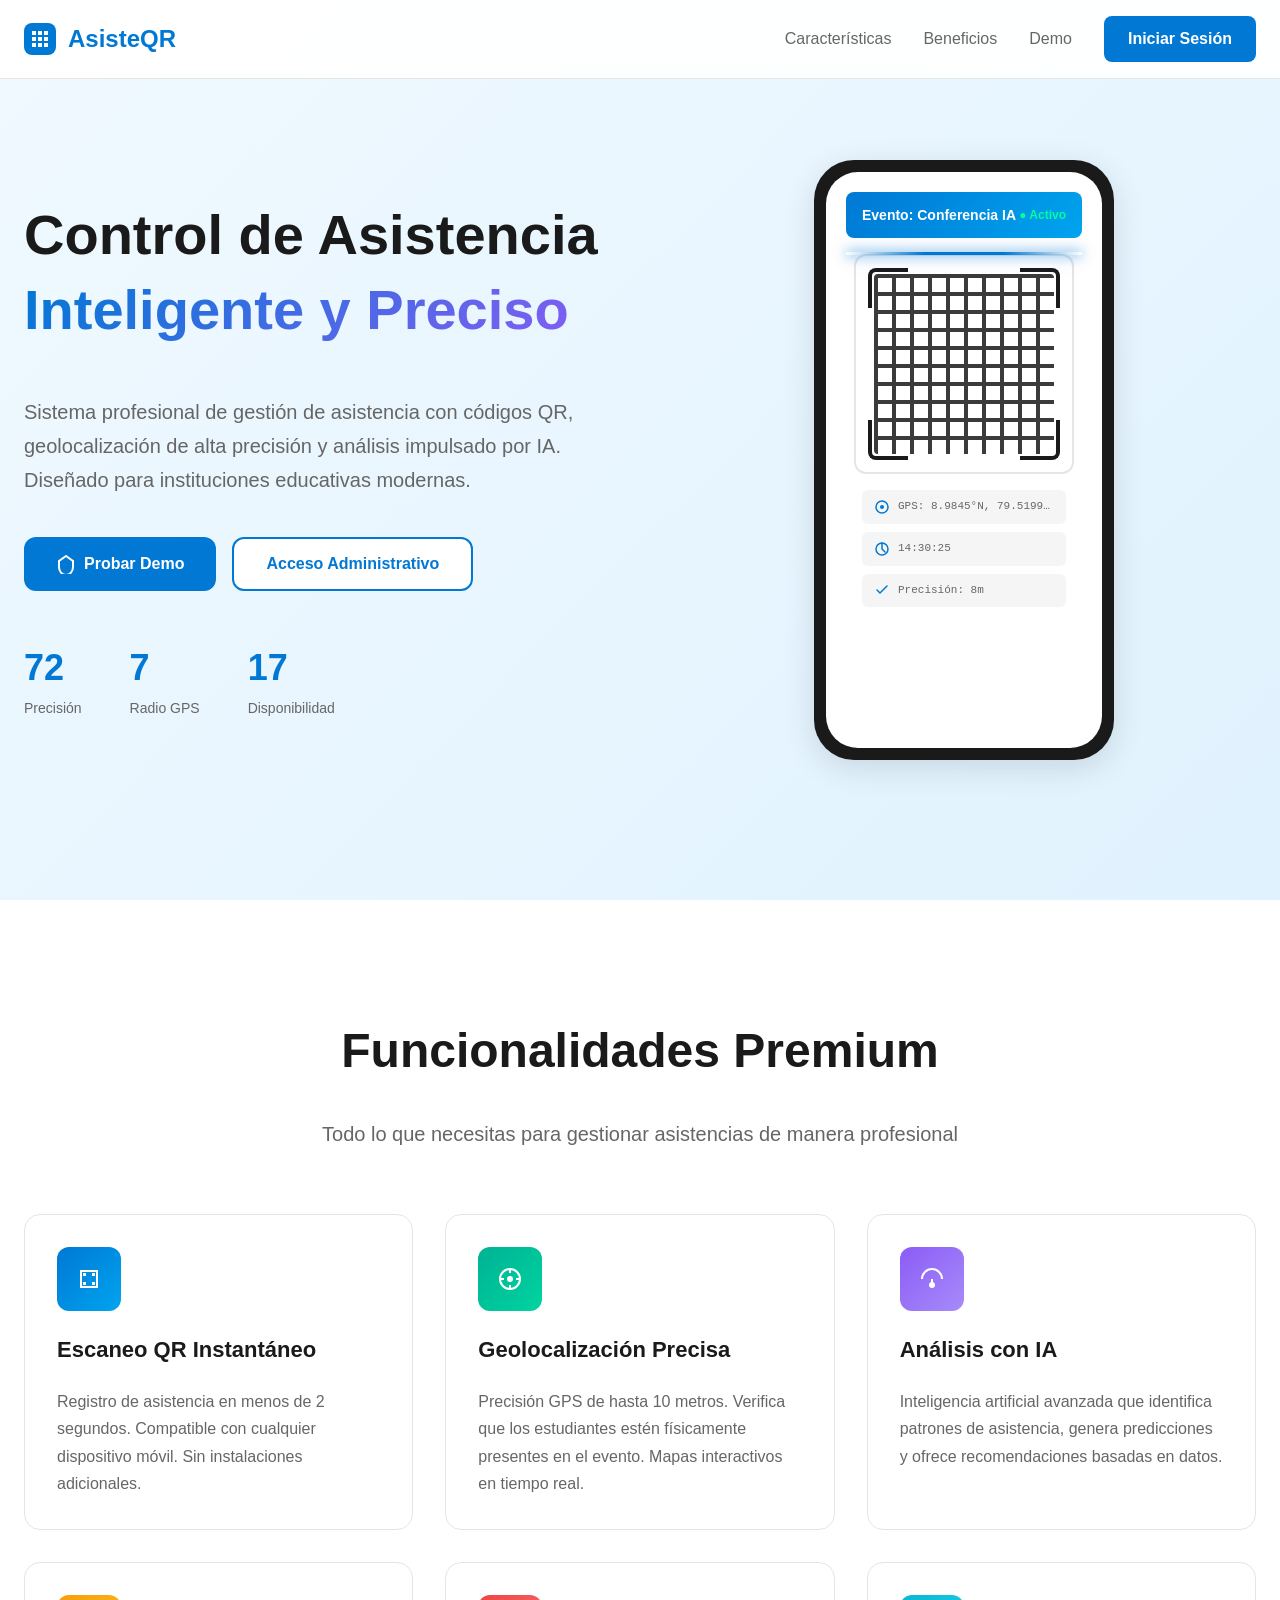
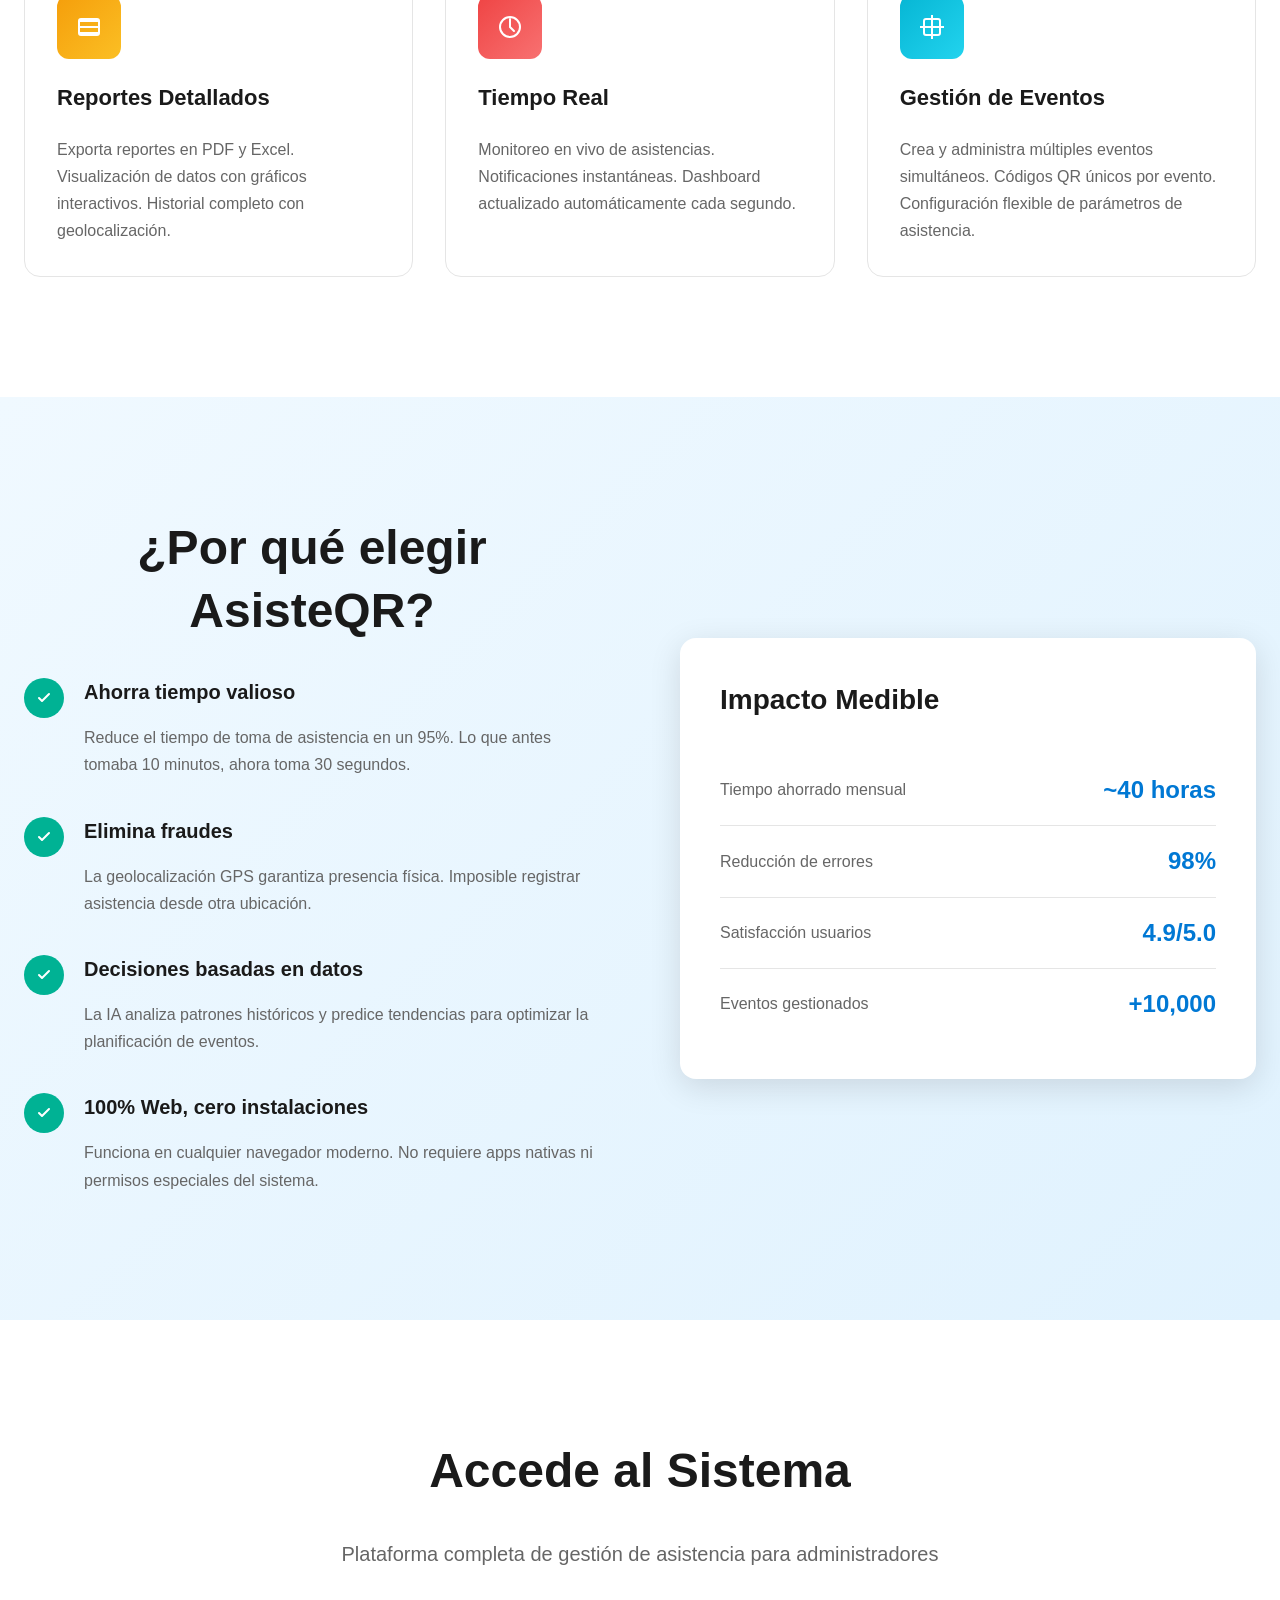
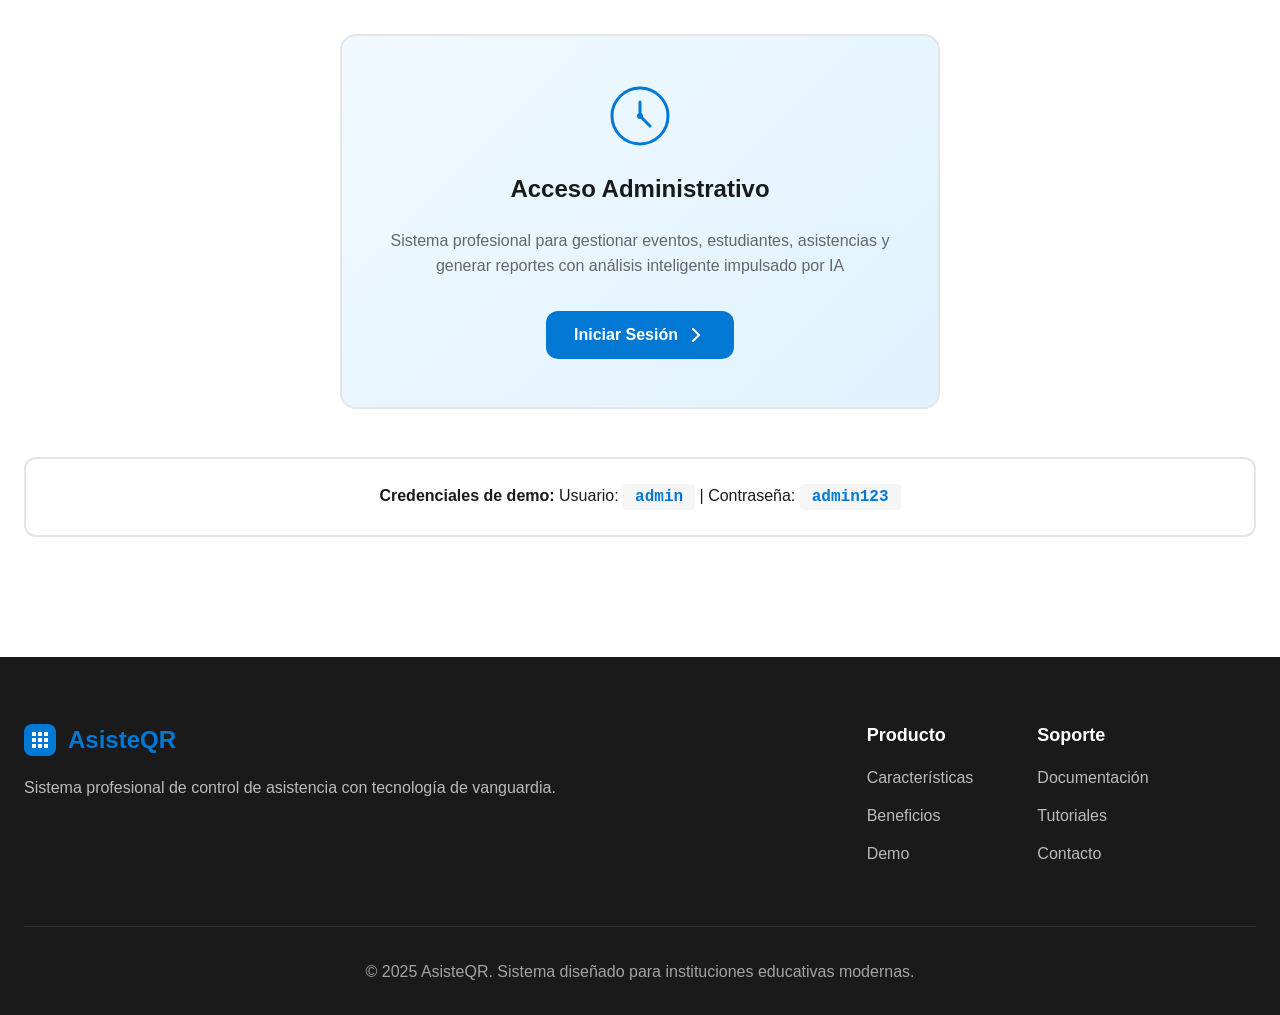
<file: index.html>
<!DOCTYPE html>
<html lang="es">
<head>
  <meta charset="UTF-8">
  <meta name="viewport" content="width=device-width, initial-scale=1.0">
  <title>AsisteQR - Sistema de Control de Asistencia Inteligente</title>
  <link rel="stylesheet" href="index.css">
</head>
<body>
  <div class="hero-section">
    <nav class="navbar">
      <div class="nav-content">
        <div class="logo">
          <svg width="32" height="32" viewBox="0 0 32 32" fill="none">
            <rect width="32" height="32" rx="8" fill="url(#gradient)"/>
            <path d="M8 8h4v4h-4zm6 0h4v4h-4zm6 0h4v4h-4zm-12 6h4v4h-4zm6 0h4v4h-4zm6 0h4v4h-4zm-12 6h4v4h-4zm6 0h4v4h-4zm6 0h4v4h-4z" fill="white"/>
            <defs>
              <linearGradient id="gradient" x1="0" y1="0" x2="32" y2="32">
                <stop offset="0%" stop-color="#0078D4"/>
                <stop offset="100%" stop-color="#00A4EF"/>
              </linearGradient>
            </defs>
          </svg>
          <span>AsisteQR</span>
        </div>
        <div class="nav-links">
          <a href="#features" class="nav-link">Características</a>
          <a href="#benefits" class="nav-link">Beneficios</a>
          <a href="#demo" class="nav-link">Demo</a>
          <a href="login.html" class="btn-login">Iniciar Sesión</a>
        </div>
      </div>
    </nav>

    <div class="hero-content">
      <div class="hero-text">
        <h1 class="hero-title">
          Control de Asistencia
          <span class="gradient-text">Inteligente y Preciso</span>
        </h1>
        <p class="hero-description">
          Sistema profesional de gestión de asistencia con códigos QR, 
          geolocalización de alta precisión y análisis impulsado por IA. 
          Diseñado para instituciones educativas modernas.
        </p>
        <div class="hero-buttons">
          <button class="btn-primary" onclick="location.href='#demo'">
            <svg width="20" height="20" viewBox="0 0 20 20" fill="none">
              <path d="M10 2L3 7v6c0 4.5 3 8 7 8s7-3.5 7-8V7l-7-5z" stroke="currentColor" stroke-width="2" fill="none"/>
            </svg>
            Probar Demo
          </button>
          <button class="btn-secondary" onclick="location.href='login.html'">
            Acceso Administrativo
          </button>
        </div>
        <div class="hero-stats">
          <div class="stat">
            <span class="stat-number">99.9%</span>
            <span class="stat-label">Precisión</span>
          </div>
          <div class="stat">
            <span class="stat-number">10m</span>
            <span class="stat-label">Radio GPS</span>
          </div>
          <div class="stat">
            <span class="stat-number">24/7</span>
            <span class="stat-label">Disponibilidad</span>
          </div>
        </div>
      </div>
      <div class="hero-visual">
        <div class="phone-mockup">
          <div class="phone-frame">
            <div class="phone-screen">
              <div class="qr-animation">
                <div class="qr-header">
                  <div class="qr-title">Evento: Conferencia IA</div>
                  <div class="qr-status">● Activo</div>
                </div>
                <div class="qr-code">
                  <div class="qr-corner tl"></div>
                  <div class="qr-corner tr"></div>
                  <div class="qr-corner bl"></div>
                  <div class="qr-corner br"></div>
                  <div class="qr-data"></div>
                </div>
                <div class="scan-line"></div>
                <div class="qr-info">
                  <div class="info-item">
                    <svg width="16" height="16" viewBox="0 0 16 16" fill="none">
                      <circle cx="8" cy="8" r="6" stroke="currentColor" stroke-width="1.5" fill="none"/>
                      <circle cx="8" cy="8" r="2" fill="currentColor"/>
                    </svg>
                    <span>GPS: 8.9845°N, 79.5199°W</span>
                  </div>
                  <div class="info-item">
                    <svg width="16" height="16" viewBox="0 0 16 16" fill="none">
                      <path d="M8 2v6l3 3" stroke="currentColor" stroke-width="1.5" stroke-linecap="round"/>
                      <circle cx="8" cy="8" r="6" stroke="currentColor" stroke-width="1.5" fill="none"/>
                    </svg>
                    <span>14:30:25</span>
                  </div>
                  <div class="info-item">
                    <svg width="16" height="16" viewBox="0 0 16 16" fill="none">
                      <path d="M3 8l3 3 7-7" stroke="currentColor" stroke-width="1.5" stroke-linecap="round"/>
                    </svg>
                    <span>Precisión: 8m</span>
                  </div>
                </div>
              </div>
            </div>
          </div>
        </div>
      </div>
    </div>
  </div>

  <section id="features" class="features-section">
    <div class="container">
      <h2 class="section-title">Funcionalidades Premium</h2>
      <p class="section-subtitle">Todo lo que necesitas para gestionar asistencias de manera profesional</p>
      
      <div class="features-grid">
        <div class="feature-card">
          <div class="feature-icon" style="background: linear-gradient(135deg, #0078D4 0%, #00A4EF 100%);">
            <svg width="32" height="32" viewBox="0 0 32 32" fill="none">
              <rect x="8" y="8" width="16" height="16" stroke="white" stroke-width="2" fill="none"/>
              <rect x="10" y="10" width="3" height="3" fill="white"/>
              <rect x="19" y="10" width="3" height="3" fill="white"/>
              <rect x="10" y="19" width="3" height="3" fill="white"/>
              <rect x="19" y="19" width="3" height="3" fill="white"/>
            </svg>
          </div>
          <h3 class="feature-title">Escaneo QR Instantáneo</h3>
          <p class="feature-description">
            Registro de asistencia en menos de 2 segundos. Compatible con cualquier 
            dispositivo móvil. Sin instalaciones adicionales.
          </p>
        </div>

        <div class="feature-card">
          <div class="feature-icon" style="background: linear-gradient(135deg, #00B294 0%, #00D4A0 100%);">
            <svg width="32" height="32" viewBox="0 0 32 32" fill="none">
              <circle cx="16" cy="16" r="10" stroke="white" stroke-width="2" fill="none"/>
              <circle cx="16" cy="16" r="3" fill="white"/>
              <path d="M16 6v4M16 22v4M6 16h4M22 16h4" stroke="white" stroke-width="2"/>
            </svg>
          </div>
          <h3 class="feature-title">Geolocalización Precisa</h3>
          <p class="feature-description">
            Precisión GPS de hasta 10 metros. Verifica que los estudiantes estén 
            físicamente presentes en el evento. Mapas interactivos en tiempo real.
          </p>
        </div>

        <div class="feature-card">
          <div class="feature-icon" style="background: linear-gradient(135deg, #8B5CF6 0%, #A78BFA 100%);">
            <svg width="32" height="32" viewBox="0 0 32 32" fill="none">
              <path d="M6 16c0-5.523 4.477-10 10-10s10 4.477 10 10" stroke="white" stroke-width="2" fill="none"/>
              <circle cx="16" cy="22" r="3" fill="white"/>
              <path d="M16 22v-6" stroke="white" stroke-width="2"/>
            </svg>
          </div>
          <h3 class="feature-title">Análisis con IA</h3>
          <p class="feature-description">
            Inteligencia artificial avanzada que identifica patrones de asistencia, 
            genera predicciones y ofrece recomendaciones basadas en datos.
          </p>
        </div>

        <div class="feature-card">
          <div class="feature-icon" style="background: linear-gradient(135deg, #F59E0B 0%, #FBBF24 100%);">
            <svg width="32" height="32" viewBox="0 0 32 32" fill="none">
              <path d="M6 10h20M6 16h20M6 22h20" stroke="white" stroke-width="2"/>
              <rect x="6" y="8" width="20" height="16" rx="2" stroke="white" stroke-width="2" fill="none"/>
            </svg>
          </div>
          <h3 class="feature-title">Reportes Detallados</h3>
          <p class="feature-description">
            Exporta reportes en PDF y Excel. Visualización de datos con gráficos 
            interactivos. Historial completo con geolocalización.
          </p>
        </div>

        <div class="feature-card">
          <div class="feature-icon" style="background: linear-gradient(135deg, #EF4444 0%, #F87171 100%);">
            <svg width="32" height="32" viewBox="0 0 32 32" fill="none">
              <path d="M16 8v8l4 4" stroke="white" stroke-width="2" stroke-linecap="round"/>
              <circle cx="16" cy="16" r="10" stroke="white" stroke-width="2" fill="none"/>
            </svg>
          </div>
          <h3 class="feature-title">Tiempo Real</h3>
          <p class="feature-description">
            Monitoreo en vivo de asistencias. Notificaciones instantáneas. 
            Dashboard actualizado automáticamente cada segundo.
          </p>
        </div>

        <div class="feature-card">
          <div class="feature-icon" style="background: linear-gradient(135deg, #06B6D4 0%, #22D3EE 100%);">
            <svg width="32" height="32" viewBox="0 0 32 32" fill="none">
              <path d="M16 4v24M4 16h24" stroke="white" stroke-width="2"/>
              <rect x="8" y="8" width="16" height="16" rx="2" stroke="white" stroke-width="2" fill="none"/>
            </svg>
          </div>
          <h3 class="feature-title">Gestión de Eventos</h3>
          <p class="feature-description">
            Crea y administra múltiples eventos simultáneos. Códigos QR únicos 
            por evento. Configuración flexible de parámetros de asistencia.
          </p>
        </div>
      </div>
    </div>
  </section>

  <section id="benefits" class="benefits-section">
    <div class="container">
      <div class="benefits-content">
        <div class="benefits-text">
          <h2 class="section-title">¿Por qué elegir AsisteQR?</h2>
          <div class="benefits-list">
            <div class="benefit-item">
              <div class="benefit-check">
                <svg width="16" height="16" viewBox="0 0 16 16" fill="none">
                  <path d="M3 8l3 3 7-7" stroke="white" stroke-width="2" stroke-linecap="round" stroke-linejoin="round"/>
                </svg>
              </div>
              <div>
                <h3>Ahorra tiempo valioso</h3>
                <p>Reduce el tiempo de toma de asistencia en un 95%. Lo que antes tomaba 10 minutos, ahora toma 30 segundos.</p>
              </div>
            </div>
            <div class="benefit-item">
              <div class="benefit-check">
                <svg width="16" height="16" viewBox="0 0 16 16" fill="none">
                  <path d="M3 8l3 3 7-7" stroke="white" stroke-width="2" stroke-linecap="round" stroke-linejoin="round"/>
                </svg>
              </div>
              <div>
                <h3>Elimina fraudes</h3>
                <p>La geolocalización GPS garantiza presencia física. Imposible registrar asistencia desde otra ubicación.</p>
              </div>
            </div>
            <div class="benefit-item">
              <div class="benefit-check">
                <svg width="16" height="16" viewBox="0 0 16 16" fill="none">
                  <path d="M3 8l3 3 7-7" stroke="white" stroke-width="2" stroke-linecap="round" stroke-linejoin="round"/>
                </svg>
              </div>
              <div>
                <h3>Decisiones basadas en datos</h3>
                <p>La IA analiza patrones históricos y predice tendencias para optimizar la planificación de eventos.</p>
              </div>
            </div>
            <div class="benefit-item">
              <div class="benefit-check">
                <svg width="16" height="16" viewBox="0 0 16 16" fill="none">
                  <path d="M3 8l3 3 7-7" stroke="white" stroke-width="2" stroke-linecap="round" stroke-linejoin="round"/>
                </svg>
              </div>
              <div>
                <h3>100% Web, cero instalaciones</h3>
                <p>Funciona en cualquier navegador moderno. No requiere apps nativas ni permisos especiales del sistema.</p>
              </div>
            </div>
          </div>
        </div>
        <div class="benefits-visual">
          <div class="stats-card">
            <h3>Impacto Medible</h3>
            <div class="stat-row">
              <span class="stat-label">Tiempo ahorrado mensual</span>
              <span class="stat-value">~40 horas</span>
            </div>
            <div class="stat-row">
              <span class="stat-label">Reducción de errores</span>
              <span class="stat-value">98%</span>
            </div>
            <div class="stat-row">
              <span class="stat-label">Satisfacción usuarios</span>
              <span class="stat-value">4.9/5.0</span>
            </div>
            <div class="stat-row">
              <span class="stat-label">Eventos gestionados</span>
              <span class="stat-value">+10,000</span>
            </div>
          </div>
        </div>
      </div>
    </div>
  </section>

  <section id="demo" class="demo-section">
    <div class="container">
      <h2 class="section-title">Accede al Sistema</h2>
      <p class="section-subtitle">Plataforma completa de gestión de asistencia para administradores</p>
      
      <div class="demo-cards">
        <div class="demo-card demo-card-single">
          <div class="demo-icon">
            <svg width="64" height="64" viewBox="0 0 64 64" fill="none">
              <circle cx="32" cy="32" r="28" stroke="#0078D4" stroke-width="3" fill="none"/>
              <path d="M32 18v14l10 10" stroke="#0078D4" stroke-width="3" stroke-linecap="round"/>
              <circle cx="32" cy="32" r="3" fill="#0078D4"/>
            </svg>
          </div>
          <h3>Acceso Administrativo</h3>
          <p>Sistema profesional para gestionar eventos, estudiantes, asistencias y generar reportes con análisis inteligente impulsado por IA</p>
          <button class="btn-demo" onclick="openDemo('admin')">
            Iniciar Sesión
            <svg width="20" height="20" viewBox="0 0 20 20" fill="none">
              <path d="M7 4l6 6-6 6" stroke="currentColor" stroke-width="2" stroke-linecap="round"/>
            </svg>
          </button>
        </div>
      </div>

      <div class="demo-info">
        <p>
          <strong>Credenciales de demo:</strong> Usuario: <code>admin</code> | Contraseña: <code>admin123</code>
        </p>
      </div>
    </div>
  </section>

  <footer class="footer">
    <div class="container">
      <div class="footer-content">
        <div class="footer-brand">
          <div class="logo">
            <svg width="32" height="32" viewBox="0 0 32 32" fill="none">
              <rect width="32" height="32" rx="8" fill="url(#gradient2)"/>
              <path d="M8 8h4v4h-4zm6 0h4v4h-4zm6 0h4v4h-4zm-12 6h4v4h-4zm6 0h4v4h-4zm6 0h4v4h-4zm-12 6h4v4h-4zm6 0h4v4h-4zm6 0h4v4h-4z" fill="white"/>
              <defs>
                <linearGradient id="gradient2" x1="0" y1="0" x2="32" y2="32">
                  <stop offset="0%" stop-color="#0078D4"/>
                  <stop offset="100%" stop-color="#00A4EF"/>
                </linearGradient>
              </defs>
            </svg>
            <span>AsisteQR</span>
          </div>
          <p>Sistema profesional de control de asistencia con tecnología de vanguardia.</p>
        </div>
        <div class="footer-links">
          <div class="footer-column">
            <h4>Producto</h4>
            <a href="#features">Características</a>
            <a href="#benefits">Beneficios</a>
            <a href="#demo">Demo</a>
          </div>
          <div class="footer-column">
            <h4>Soporte</h4>
            <a href="#">Documentación</a>
            <a href="#">Tutoriales</a>
            <a href="#">Contacto</a>
          </div>
        </div>
      </div>
      <div class="footer-bottom">
        <p>&copy; 2025 AsisteQR. Sistema diseñado para instituciones educativas modernas.</p>
      </div>
    </div>
  </footer>

  <script src="index.js"></script>
</body>
</html>
</file>
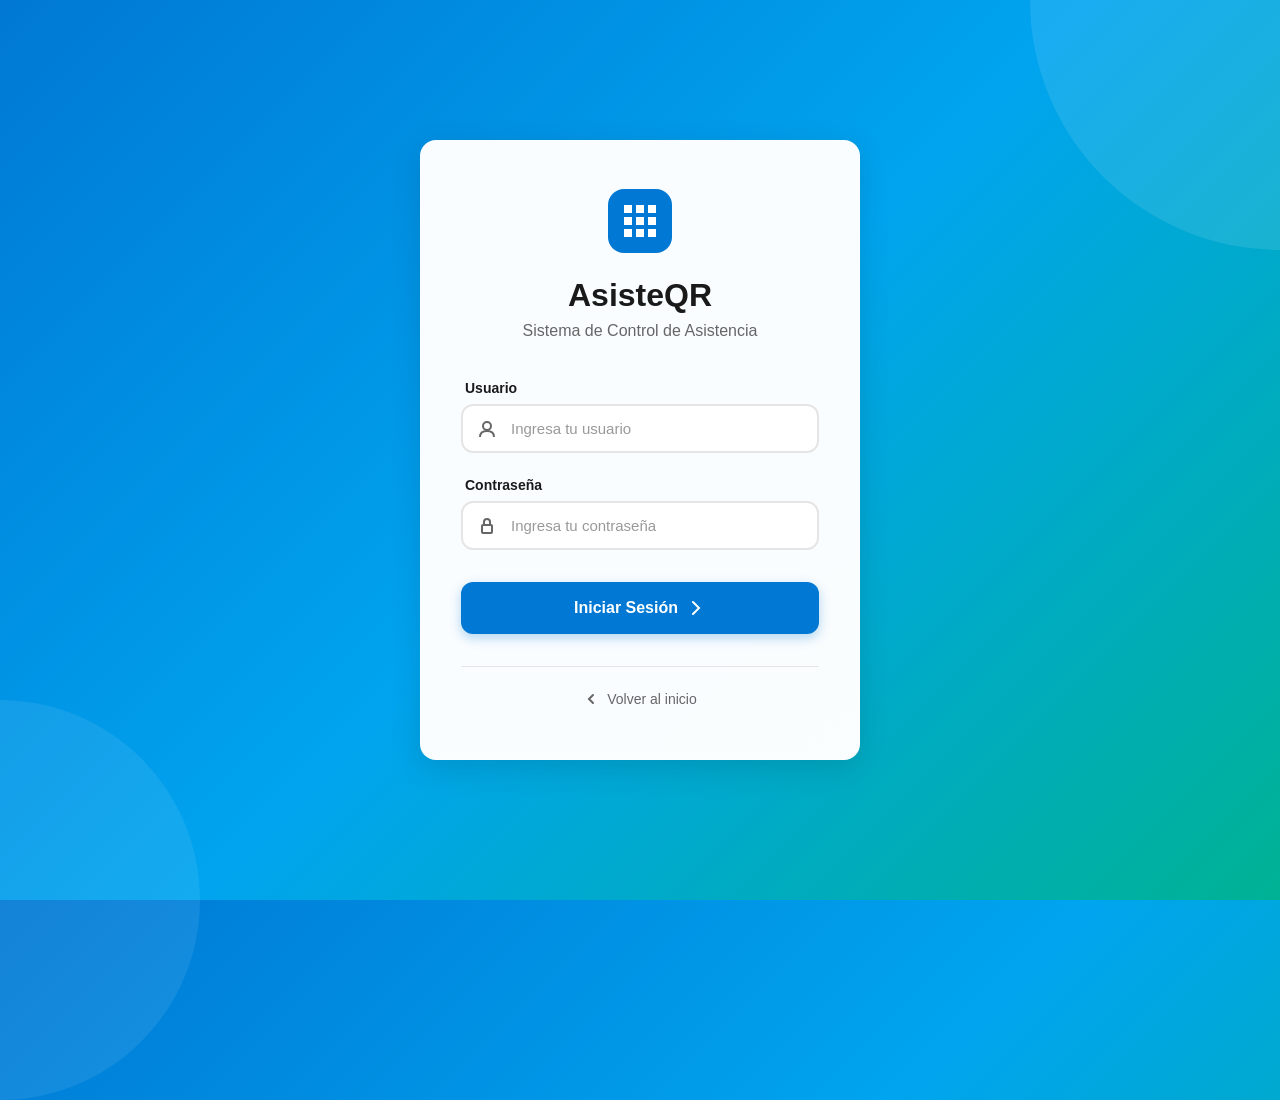
<file: login.html>
<!DOCTYPE html>
<html lang="es">
<head>
  <meta charset="UTF-8">
  <meta name="viewport" content="width=device-width, initial-scale=1.0">
  <title>Iniciar Sesión - AsisteQR</title>
  <link rel="stylesheet" href="login/login.css">
</head>
<body class="login-body">
  <div class="login-container">
    <div class="login-visual">
      <div class="logo-circle">
        <svg width="64" height="64" viewBox="0 0 64 64" fill="none">
          <rect width="64" height="64" rx="16" fill="url(#loginGradient)"/>
          <path d="M16 16h8v8h-8zm12 0h8v8h-8zm12 0h8v8h-8zm-24 12h8v8h-8zm12 0h8v8h-8zm12 0h8v8h-8zm-24 12h8v8h-8zm12 0h8v8h-8zm12 0h8v8h-8z" fill="white"/>
          <defs>
            <linearGradient id="loginGradient" x1="0" y1="0" x2="64" y2="64">
              <stop offset="0%" stop-color="#0078D4"/>
              <stop offset="100%" stop-color="#00A4EF"/>
            </linearGradient>
          </defs>
        </svg>
      </div>
      <h1 class="login-title">AsisteQR</h1>
      <p class="login-subtitle">Sistema de Control de Asistencia</p>
    </div>
    
    <form id="login-form" class="login-form" autocomplete="off">
      <div class="input-group">
        <label for="usuario">Usuario</label>
        <div class="input-wrapper">
          <svg class="input-icon" width="20" height="20" viewBox="0 0 20 20" fill="none">
            <circle cx="10" cy="7" r="4" stroke="currentColor" stroke-width="2" fill="none"/>
            <path d="M3 18c0-4 3-6 7-6s7 2 7 6" stroke="currentColor" stroke-width="2" fill="none"/>
          </svg>
          <input type="text" id="usuario" placeholder="Ingresa tu usuario" required>
        </div>
      </div>
      
      <div class="input-group">
        <label for="contrasena">Contraseña</label>
        <div class="input-wrapper">
          <svg class="input-icon" width="20" height="20" viewBox="0 0 20 20" fill="none">
            <rect x="5" y="9" width="10" height="8" rx="1" stroke="currentColor" stroke-width="2" fill="none"/>
            <path d="M7 9V6a3 3 0 016 0v3" stroke="currentColor" stroke-width="2" fill="none"/>
          </svg>
          <input type="password" id="contrasena" placeholder="Ingresa tu contraseña" required>
        </div>
      </div>
      
      <button type="submit" class="btn-submit">
        Iniciar Sesión
        <svg width="20" height="20" viewBox="0 0 20 20" fill="none">
          <path d="M7 4l6 6-6 6" stroke="currentColor" stroke-width="2" stroke-linecap="round"/>
        </svg>
      </button>
    </form>
    
    <div id="login-error" class="error-msg">
      <svg width="20" height="20" viewBox="0 0 20 20" fill="none">
        <circle cx="10" cy="10" r="8" stroke="currentColor" stroke-width="2" fill="none"/>
        <path d="M10 6v5M10 14v0" stroke="currentColor" stroke-width="2" stroke-linecap="round"/>
      </svg>
      Usuario o contraseña incorrectos
    </div>
    
    <div class="login-footer">
      <a href="index.html" class="back-link">
        <svg width="16" height="16" viewBox="0 0 16 16" fill="none">
          <path d="M10 12L6 8l4-4" stroke="currentColor" stroke-width="2" stroke-linecap="round"/>
        </svg>
        Volver al inicio
      </a>
    </div>
  </div>

  <script src="shared/store.js"></script>
  <script src="login/login.js"></script>

</body>
</html>
</file>
<file: index.css>
:root {
  --primary: #0078D4;
  --primary-hover: #106EBE;
  --secondary: #00B294;
  --accent: #8B5CF6;
  --text-primary: #1A1A1A;
  --text-secondary: #666666;
  --background: #F5F5F5;
  --surface: #FFFFFF;
  --border: #E5E5E5;
  --shadow-sm: 0 2px 8px rgba(0, 0, 0, 0.05);
  --shadow-md: 0 4px 16px rgba(0, 0, 0, 0.08);
  --shadow-lg: 0 8px 32px rgba(0, 0, 0, 0.12);
  --radius-sm: 8px;
  --radius-md: 12px;
  --radius-lg: 16px;
}

* {
  margin: 0;
  padding: 0;
  box-sizing: border-box;
}

body {
  font-family: 'Segoe UI', -apple-system, BlinkMacSystemFont, 'Roboto', sans-serif;
  color: var(--text-primary);
  background-color: var(--background);
  line-height: 1.6;
}

/* Navigation */
.navbar {
  position: fixed;
  top: 0;
  left: 0;
  right: 0;
  background: rgba(255, 255, 255, 0.95);
  backdrop-filter: blur(10px);
  border-bottom: 1px solid var(--border);
  z-index: 1000;
  padding: 16px 0;
}

.nav-content {
  max-width: 1280px;
  margin: 0 auto;
  padding: 0 24px;
  display: flex;
  justify-content: space-between;
  align-items: center;
}

.logo {
  display: flex;
  align-items: center;
  gap: 12px;
  font-size: 24px;
  font-weight: 600;
  color: var(--primary);
}

.nav-links {
  display: flex;
  align-items: center;
  gap: 32px;
}

.nav-link {
  color: var(--text-secondary);
  text-decoration: none;
  font-weight: 500;
  transition: color 0.2s;
}

.nav-link:hover {
  color: var(--primary);
}

.btn-login {
  background: var(--primary);
  color: white;
  padding: 10px 24px;
  border-radius: var(--radius-sm);
  text-decoration: none;
  font-weight: 600;
  transition: all 0.2s;
}

.btn-login:hover {
  background: var(--primary-hover);
  transform: translateY(-1px);
  box-shadow: var(--shadow-md);
}

/* Hero Section */
.hero-section {
  background: linear-gradient(135deg, #F0F9FF 0%, #E0F2FE 100%);
  padding-top: 80px;
  min-height: 100vh;
}

.hero-content {
  max-width: 1280px;
  margin: 0 auto;
  padding: 80px 24px;
  display: grid;
  grid-template-columns: 1fr 1fr;
  gap: 64px;
  align-items: center;
}

.hero-title {
  font-size: 56px;
  font-weight: 700;
  line-height: 1.2;
  margin-bottom: 32px;
  color: var(--text-primary);
  padding-bottom: 8px;
}

.gradient-text {
  background: linear-gradient(135deg, var(--primary) 0%, var(--accent) 100%);
  -webkit-background-clip: text;
  -webkit-text-fill-color: transparent;
  background-clip: text;
  display: block;
  padding-top: 8px;
  padding-bottom: 12px;
}

.hero-description {
  font-size: 20px;
  color: var(--text-secondary);
  margin-bottom: 40px;
  line-height: 1.7;
}

.hero-buttons {
  display: flex;
  gap: 16px;
  margin-bottom: 48px;
}

.btn-primary {
  background: var(--primary);
  color: white;
  padding: 16px 32px;
  border: none;
  border-radius: var(--radius-md);
  font-size: 16px;
  font-weight: 600;
  cursor: pointer;
  transition: all 0.2s;
  display: flex;
  align-items: center;
  gap: 8px;
}

.btn-primary:hover {
  background: var(--primary-hover);
  transform: translateY(-2px);
  box-shadow: var(--shadow-lg);
}

.btn-secondary {
  background: white;
  color: var(--primary);
  padding: 16px 32px;
  border: 2px solid var(--primary);
  border-radius: var(--radius-md);
  font-size: 16px;
  font-weight: 600;
  cursor: pointer;
  transition: all 0.2s;
}

.btn-secondary:hover {
  background: var(--primary);
  color: white;
  transform: translateY(-2px);
  box-shadow: var(--shadow-lg);
}

.hero-stats {
  display: flex;
  gap: 48px;
}

.stat {
  display: flex;
  flex-direction: column;
}

.stat-number {
  font-size: 36px;
  font-weight: 700;
  color: var(--primary);
}

.stat-label {
  font-size: 14px;
  color: var(--text-secondary);
}

/* Phone Mockup */
.phone-mockup {
  display: flex;
  justify-content: center;
  align-items: center;
}

.phone-frame {
  width: 300px;
  height: 600px;
  background: var(--text-primary);
  border-radius: 40px;
  padding: 12px;
  box-shadow: var(--shadow-lg);
  position: relative;
}

.phone-screen {
  width: 100%;
  height: 100%;
  background: white;
  border-radius: 32px;
  overflow: hidden;
  display: flex;
  justify-content: center;
  align-items: center;
}

.qr-animation {
  position: relative;
  width: 100%;
  height: 100%;
  padding: 20px;
  display: flex;
  flex-direction: column;
  gap: 16px;
}

.qr-header {
  display: flex;
  justify-content: space-between;
  align-items: center;
  padding: 12px 16px;
  background: linear-gradient(135deg, #0078D4 0%, #00A4EF 100%);
  border-radius: var(--radius-sm);
  color: white;
}

.qr-title {
  font-size: 14px;
  font-weight: 600;
}

.qr-status {
  font-size: 12px;
  color: #00FF9D;
  font-weight: 600;
}

.qr-code {
  position: relative;
  width: 220px;
  height: 220px;
  margin: 0 auto;
  background: white;
  border: 2px solid #E5E5E5;
  border-radius: var(--radius-md);
  display: flex;
  align-items: center;
  justify-content: center;
}

.qr-data {
  width: 180px;
  height: 180px;
  background: 
    linear-gradient(var(--text-primary) 22%, transparent 22%),
    linear-gradient(90deg, var(--text-primary) 22%, transparent 22%);
  background-size: 18px 18px;
  opacity: 0.85;
  border-radius: 4px;
}

.qr-corner {
  position: absolute;
  width: 40px;
  height: 40px;
  border: 4px solid var(--text-primary);
}

.qr-corner.tl {
  top: 12px;
  left: 12px;
  border-right: none;
  border-bottom: none;
  border-radius: 8px 0 0 0;
}

.qr-corner.tr {
  top: 12px;
  right: 12px;
  border-left: none;
  border-bottom: none;
  border-radius: 0 8px 0 0;
}

.qr-corner.bl {
  bottom: 12px;
  left: 12px;
  border-right: none;
  border-top: none;
  border-radius: 0 0 0 8px;
}

.qr-corner.br {
  bottom: 12px;
  right: 12px;
  border-left: none;
  border-top: none;
  border-radius: 0 0 8px 0;
}

.scan-line {
  position: absolute;
  top: 80px;
  left: 20px;
  right: 20px;
  height: 3px;
  background: linear-gradient(90deg, transparent, var(--primary), var(--primary), transparent);
  animation: scan 3s ease-in-out infinite;
  box-shadow: 0 0 12px var(--primary), 0 0 24px rgba(0, 120, 212, 0.3);
  border-radius: 2px;
}

@keyframes scan {
  0% { top: 80px; opacity: 0; }
  10% { opacity: 1; }
  90% { opacity: 1; }
  100% { top: 300px; opacity: 0; }
}

.qr-info {
  display: flex;
  flex-direction: column;
  gap: 8px;
  padding: 0 16px;
}

.info-item {
  display: flex;
  align-items: center;
  gap: 8px;
  font-size: 11px;
  color: var(--text-secondary);
  background: #F5F5F5;
  padding: 8px 12px;
  border-radius: 6px;
}

.info-item svg {
  color: var(--primary);
  flex-shrink: 0;
}

.info-item span {
  font-family: 'Consolas', monospace;
  white-space: nowrap;
  overflow: hidden;
  text-overflow: ellipsis;
}

/* Features Section */
.features-section {
  padding: 120px 24px;
  background: var(--surface);
}

.container {
  max-width: 1280px;
  margin: 0 auto;
}

.section-title {
  font-size: 48px;
  font-weight: 700;
  text-align: center;
  margin-bottom: 24px;
  color: var(--text-primary);
  line-height: 1.3;
  padding-bottom: 12px;
}

.section-subtitle {
  font-size: 20px;
  text-align: center;
  color: var(--text-secondary);
  margin-bottom: 64px;
}

.features-grid {
  display: grid;
  grid-template-columns: repeat(auto-fit, minmax(350px, 1fr));
  gap: 32px;
}

.feature-card {
  background: var(--surface);
  padding: 32px;
  border-radius: var(--radius-lg);
  border: 1px solid var(--border);
  transition: all 0.3s;
  min-height: 280px;
  display: flex;
  flex-direction: column;
}

.feature-card:hover {
  transform: translateY(-4px);
  box-shadow: var(--shadow-lg);
  border-color: var(--primary);
}

.feature-icon {
  width: 64px;
  height: 64px;
  border-radius: var(--radius-md);
  display: flex;
  align-items: center;
  justify-content: center;
  margin-bottom: 24px;
}

.feature-title {
  font-size: 22px;
  font-weight: 600;
  margin-bottom: 16px;
  color: var(--text-primary);
  word-wrap: break-word;
  overflow-wrap: break-word;
  hyphens: auto;
  line-height: 1.4;
  padding-bottom: 6px;
}

.feature-description {
  color: var(--text-secondary);
  line-height: 1.7;
  word-wrap: break-word;
  overflow-wrap: break-word;
  flex: 1;
}

/* Benefits Section */
.benefits-section {
  padding: 120px 24px;
  background: linear-gradient(135deg, #F0F9FF 0%, #E0F2FE 100%);
}

.benefits-content {
  display: grid;
  grid-template-columns: 1fr 1fr;
  gap: 80px;
  align-items: center;
}

.benefits-list {
  display: flex;
  flex-direction: column;
  gap: 32px;
}

.benefit-item {
  display: flex;
  gap: 20px;
  align-items: flex-start;
}

.benefit-check {
  min-width: 40px;
  max-width: 40px;
  width: 40px;
  min-height: 40px;
  max-height: 40px;
  height: 40px;
  background: var(--secondary);
  border-radius: 50%;
  display: flex;
  align-items: center;
  justify-content: center;
  flex-shrink: 0;
  color: white;
}

.benefit-check svg {
  flex-shrink: 0;
}

.benefit-item h3 {
  font-size: 20px;
  font-weight: 600;
  margin-bottom: 12px;
  color: var(--text-primary);
  word-wrap: break-word;
  overflow-wrap: break-word;
  line-height: 1.4;
  padding-bottom: 6px;
}

.benefit-item p {
  color: var(--text-secondary);
  line-height: 1.7;
  word-wrap: break-word;
  overflow-wrap: break-word;
  padding-bottom: 6px;
}

.benefit-item > div {
  flex: 1;
  min-width: 0;
}

.stats-card {
  background: var(--surface);
  padding: 40px;
  border-radius: var(--radius-lg);
  box-shadow: var(--shadow-lg);
}

.stats-card h3 {
  font-size: 28px;
  font-weight: 700;
  margin-bottom: 32px;
  color: var(--text-primary);
}

.stat-row {
  display: flex;
  justify-content: space-between;
  align-items: center;
  padding: 16px 0;
  border-bottom: 1px solid var(--border);
}

.stat-row:last-child {
  border-bottom: none;
}

.stat-row .stat-label {
  color: var(--text-secondary);
  font-size: 16px;
}

.stat-row .stat-value {
  color: var(--primary);
  font-size: 24px;
  font-weight: 700;
}

/* Demo Section */
.demo-section {
  padding: 120px 24px;
  background: var(--surface);
}

.demo-cards {
  display: flex;
  justify-content: center;
  margin-bottom: 48px;
}

.demo-card {
  background: linear-gradient(135deg, #F0F9FF 0%, #E0F2FE 100%);
  padding: 48px;
  border-radius: var(--radius-lg);
  text-align: center;
  border: 2px solid var(--border);
  transition: all 0.3s;
  max-width: 600px;
  width: 100%;
}

.demo-card:hover {
  transform: translateY(-4px);
  box-shadow: var(--shadow-lg);
  border-color: var(--primary);
}

.demo-icon {
  display: flex;
  justify-content: center;
  margin-bottom: 24px;
}

.demo-card h3 {
  font-size: 24px;
  font-weight: 700;
  margin-bottom: 16px;
  color: var(--text-primary);
  word-wrap: break-word;
  overflow-wrap: break-word;
  line-height: 1.4;
  padding-bottom: 6px;
}

.demo-card p {
  color: var(--text-secondary);
  margin-bottom: 32px;
  line-height: 1.6;
  word-wrap: break-word;
  overflow-wrap: break-word;
}

.btn-demo {
  background: var(--primary);
  color: white;
  padding: 14px 28px;
  border: none;
  border-radius: var(--radius-md);
  font-size: 16px;
  font-weight: 600;
  cursor: pointer;
  transition: all 0.2s;
  display: inline-flex;
  align-items: center;
  gap: 8px;
}

.btn-demo:hover {
  background: var(--primary-hover);
  transform: translateX(4px);
}

.demo-info {
  background: var(--surface);
  padding: 24px;
  border-radius: var(--radius-md);
  border: 2px solid var(--border);
  text-align: center;
}

.demo-info code {
  background: var(--background);
  padding: 4px 12px;
  border-radius: 4px;
  font-family: 'Consolas', monospace;
  color: var(--primary);
  font-weight: 600;
}

/* Footer */
.footer {
  background: var(--text-primary);
  color: white;
  padding: 64px 24px 32px;
}

.footer-content {
  display: grid;
  grid-template-columns: 2fr 1fr;
  gap: 64px;
  margin-bottom: 48px;
}

.footer-brand p {
  color: rgba(255, 255, 255, 0.7);
  margin-top: 16px;
  line-height: 1.6;
}

.footer-links {
  display: flex;
  gap: 64px;
}

.footer-column h4 {
  margin-bottom: 16px;
  font-size: 18px;
}

.footer-column a {
  display: block;
  color: rgba(255, 255, 255, 0.7);
  text-decoration: none;
  margin-bottom: 12px;
  transition: color 0.2s;
}

.footer-column a:hover {
  color: white;
}

.footer-bottom {
  border-top: 1px solid rgba(255, 255, 255, 0.1);
  padding-top: 32px;
  text-align: center;
  color: rgba(255, 255, 255, 0.6);
}

/* Responsive */
@media (max-width: 1024px) {
  .hero-content,
  .benefits-content {
    grid-template-columns: 1fr;
    gap: 48px;
  }

  .hero-title {
    font-size: 42px;
  }

  .features-grid {
    grid-template-columns: 1fr;
  }

  .nav-links {
    gap: 16px;
  }
}

@media (max-width: 768px) {
  .hero-title {
    font-size: 36px;
  }

  .section-title {
    font-size: 36px;
  }

  .demo-cards {
    grid-template-columns: 1fr;
  }

  .footer-content {
    grid-template-columns: 1fr;
  }

  .hero-visual {
    display: none;
  }
}
</file>
<file: login/login.css>
:root {
  --primary: #0078D4;
  --primary-hover: #106EBE;
  --secondary: #00B294;
  --accent: #00A4EF;
  --text-primary: #1A1A1A;
  --text-secondary: #666666;
  --background: #F5F5F5;
  --surface: #FFFFFF;
  --border: #E5E5E5;
  --error: #D13438;
  --shadow-sm: 0 2px 8px rgba(0, 0, 0, 0.05);
  --shadow-md: 0 4px 16px rgba(0, 0, 0, 0.08);
  --shadow-lg: 0 8px 32px rgba(0, 0, 0, 0.12);
  --radius-sm: 8px;
  --radius-md: 12px;
  --radius-lg: 16px;
}

* {
  margin: 0;
  padding: 0;
  box-sizing: border-box;
}

body.login-body {
  background: linear-gradient(135deg, #0078D4 0%, #00A4EF 50%, #00B294 100%);
  font-family: 'Segoe UI', -apple-system, BlinkMacSystemFont, 'Roboto', sans-serif;
  display: flex;
  justify-content: center;
  align-items: center;
  min-height: 100vh;
  padding: 24px;
  position: relative;
  overflow: hidden;
}

body.login-body::before {
  content: '';
  position: absolute;
  width: 500px;
  height: 500px;
  background: rgba(255, 255, 255, 0.1);
  border-radius: 50%;
  top: -250px;
  right: -250px;
  animation: float 20s ease-in-out infinite;
}

body.login-body::after {
  content: '';
  position: absolute;
  width: 400px;
  height: 400px;
  background: rgba(255, 255, 255, 0.08);
  border-radius: 50%;
  bottom: -200px;
  left: -200px;
  animation: float 15s ease-in-out infinite reverse;
}

@keyframes float {
  0%, 100% { transform: translate(0, 0) scale(1); }
  50% { transform: translate(50px, 50px) scale(1.1); }
}

.login-container {
  background: rgba(255, 255, 255, 0.98);
  backdrop-filter: blur(20px);
  border-radius: var(--radius-lg);
  box-shadow: var(--shadow-lg);
  padding: 48px 40px;
  width: 100%;
  max-width: 440px;
  position: relative;
  z-index: 1;
  border: 1px solid rgba(255, 255, 255, 0.2);
  animation: slideUp 0.6s ease-out;
}

@keyframes slideUp {
  from {
    opacity: 0;
    transform: translateY(30px);
  }
  to {
    opacity: 1;
    transform: translateY(0);
  }
}

.login-visual {
  text-align: center;
  margin-bottom: 40px;
}

.logo-circle {
  display: inline-flex;
  margin-bottom: 24px;
  animation: pulse 2s ease-in-out infinite;
}

@keyframes pulse {
  0%, 100% { transform: scale(1); }
  50% { transform: scale(1.05); }
}

.login-title {
  font-size: 32px;
  font-weight: 700;
  color: var(--text-primary);
  margin-bottom: 8px;
}

.login-subtitle {
  font-size: 16px;
  color: var(--text-secondary);
  font-weight: 500;
}

.login-form {
  display: flex;
  flex-direction: column;
  gap: 24px;
}

.input-group {
  display: flex;
  flex-direction: column;
  gap: 8px;
}

.input-group label {
  font-size: 14px;
  font-weight: 600;
  color: var(--text-primary);
  margin-left: 4px;
}

.input-wrapper {
  position: relative;
  display: flex;
  align-items: center;
}

.input-icon {
  position: absolute;
  left: 16px;
  color: var(--text-secondary);
  pointer-events: none;
  transition: color 0.3s;
}

.input-wrapper input {
  width: 100%;
  padding: 14px 16px 14px 48px;
  border: 2px solid var(--border);
  border-radius: var(--radius-md);
  font-size: 15px;
  color: var(--text-primary);
  background: var(--surface);
  transition: all 0.3s;
  outline: none;
}

.input-wrapper input:focus {
  border-color: var(--primary);
  box-shadow: 0 0 0 4px rgba(0, 120, 212, 0.1);
}

.input-wrapper input:focus + .input-icon,
.input-wrapper:focus-within .input-icon {
  color: var(--primary);
}

.input-wrapper input::placeholder {
  color: #999999;
}

.btn-submit {
  background: var(--primary);
  color: white;
  padding: 16px 24px;
  border: none;
  border-radius: var(--radius-md);
  font-size: 16px;
  font-weight: 600;
  cursor: pointer;
  transition: all 0.3s;
  display: flex;
  align-items: center;
  justify-content: center;
  gap: 8px;
  margin-top: 8px;
  box-shadow: 0 4px 12px rgba(0, 120, 212, 0.3);
}

.btn-submit:hover {
  background: var(--primary-hover);
  transform: translateY(-2px);
  box-shadow: 0 6px 20px rgba(0, 120, 212, 0.4);
}

.btn-submit:active {
  transform: translateY(0);
}

.btn-submit svg {
  transition: transform 0.3s;
}

.btn-submit:hover svg {
  transform: translateX(4px);
}

.error-msg {
  display: none;
  background: rgba(209, 52, 56, 0.1);
  color: var(--error);
  padding: 14px 16px;
  border-radius: var(--radius-md);
  font-size: 14px;
  font-weight: 500;
  margin-top: 16px;
  border: 1px solid rgba(209, 52, 56, 0.3);
  align-items: center;
  gap: 12px;
  animation: shake 0.5s;
}

.error-msg.show {
  display: flex;
}

@keyframes shake {
  0%, 100% { transform: translateX(0); }
  25% { transform: translateX(-10px); }
  75% { transform: translateX(10px); }
}

.login-footer {
  text-align: center;
  margin-top: 32px;
  padding-top: 24px;
  border-top: 1px solid var(--border);
}

.back-link {
  display: inline-flex;
  align-items: center;
  gap: 8px;
  color: var(--text-secondary);
  text-decoration: none;
  font-size: 14px;
  font-weight: 500;
  transition: all 0.3s;
}

.back-link:hover {
  color: var(--primary);
  gap: 12px;
}

.back-link svg {
  transition: transform 0.3s;
}

.back-link:hover svg {
  transform: translateX(-4px);
}

/* Responsive */
@media (max-width: 480px) {
  .login-container {
    padding: 40px 24px;
  }

  .login-title {
    font-size: 28px;
  }

  .login-subtitle {
    font-size: 14px;
  }

  .input-wrapper input {
    padding: 12px 16px 12px 44px;
    font-size: 14px;
  }

  .btn-submit {
    padding: 14px 20px;
    font-size: 15px;
  }
}

/* Loading state */
.btn-submit.loading {
  pointer-events: none;
  opacity: 0.7;
}

.btn-submit.loading::after {
  content: '';
  width: 16px;
  height: 16px;
  border: 2px solid white;
  border-top-color: transparent;
  border-radius: 50%;
  animation: spin 0.6s linear infinite;
}

@keyframes spin {
  to { transform: rotate(360deg); }
}
</file>
